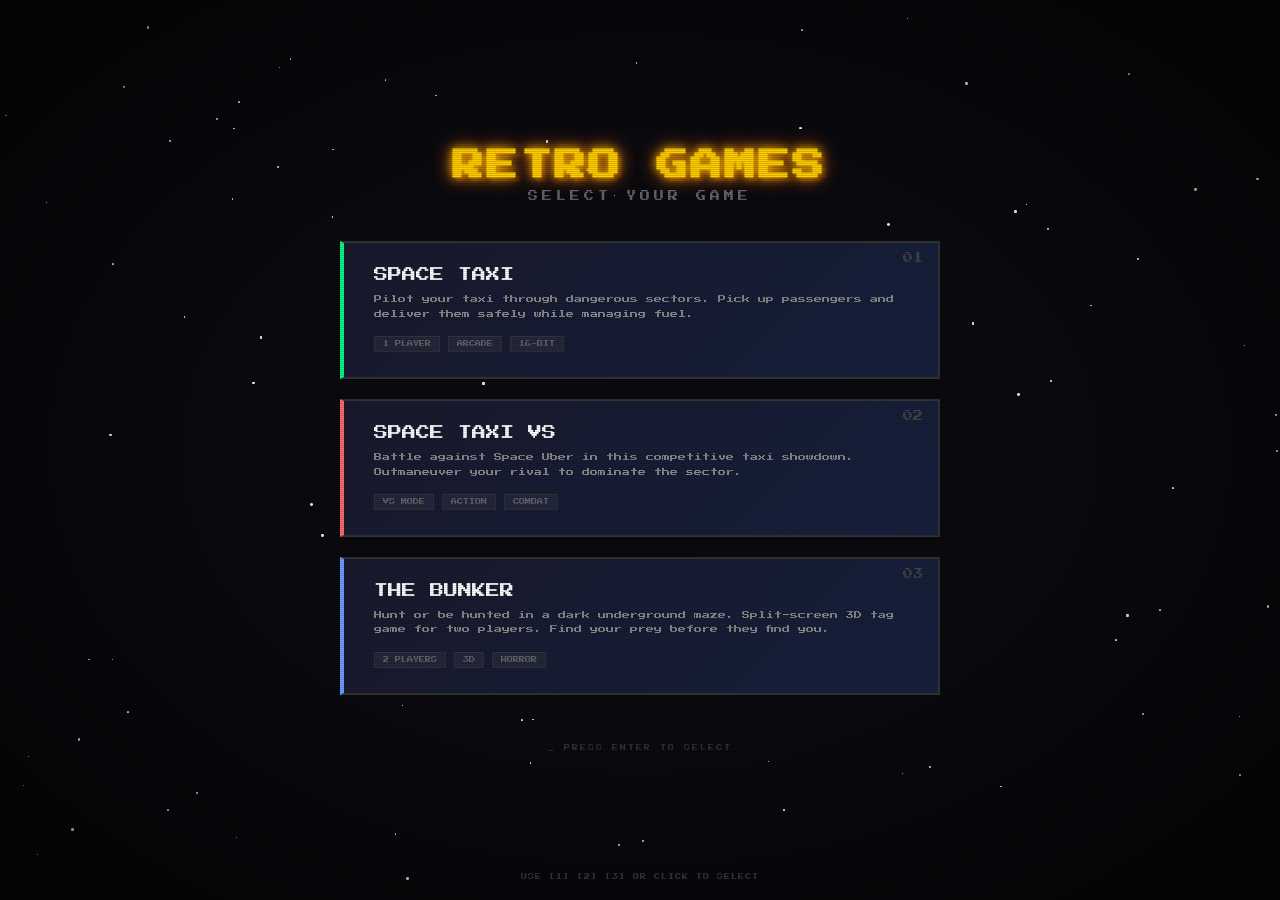
<file: index.html>
<!DOCTYPE html>
<html lang="en">
<head>
    <meta charset="UTF-8">
    <meta name="viewport" content="width=device-width, initial-scale=1.0">
    <title>Retro Games Collection</title>
    <link href="https://fonts.googleapis.com/css2?family=Press+Start+2P&display=swap" rel="stylesheet">
    <style>
        * {
            margin: 0;
            padding: 0;
            box-sizing: border-box;
        }

        body {
            background: #0a0a0f;
            min-height: 100vh;
            display: flex;
            flex-direction: column;
            align-items: center;
            justify-content: center;
            font-family: 'Press Start 2P', monospace;
            color: #fff;
            overflow: hidden;
        }

        /* Scanline effect */
        body::before {
            content: '';
            position: fixed;
            top: 0;
            left: 0;
            width: 100%;
            height: 100%;
            background: repeating-linear-gradient(
                0deg,
                rgba(0, 0, 0, 0.15),
                rgba(0, 0, 0, 0.15) 1px,
                transparent 1px,
                transparent 2px
            );
            pointer-events: none;
            z-index: 1000;
        }

        /* CRT vignette */
        body::after {
            content: '';
            position: fixed;
            top: 0;
            left: 0;
            width: 100%;
            height: 100%;
            background: radial-gradient(ellipse at center, transparent 50%, rgba(0, 0, 0, 0.6) 100%);
            pointer-events: none;
            z-index: 999;
        }

        /* Animated starfield background */
        .starfield {
            position: fixed;
            top: 0;
            left: 0;
            width: 100%;
            height: 100%;
            z-index: -1;
        }

        .star {
            position: absolute;
            background: #fff;
            border-radius: 50%;
            animation: twinkle 3s infinite;
        }

        @keyframes twinkle {
            0%, 100% { opacity: 0.3; }
            50% { opacity: 1; }
        }

        .container {
            text-align: center;
            z-index: 1;
            padding: 20px;
        }

        h1 {
            font-size: clamp(16px, 4vw, 32px);
            color: #ffcc00;
            text-shadow:
                0 0 10px #ffcc00,
                0 0 20px #ff6600,
                4px 4px 0 #331100;
            margin-bottom: 10px;
            letter-spacing: 2px;
            animation: glow 2s ease-in-out infinite alternate;
        }

        @keyframes glow {
            from { text-shadow: 0 0 10px #ffcc00, 0 0 20px #ff6600, 4px 4px 0 #331100; }
            to { text-shadow: 0 0 20px #ffcc00, 0 0 40px #ff6600, 4px 4px 0 #331100; }
        }

        .subtitle {
            font-size: clamp(6px, 1.5vw, 10px);
            color: #666;
            margin-bottom: 40px;
            letter-spacing: 4px;
        }

        .games-grid {
            display: flex;
            flex-direction: column;
            gap: 20px;
            max-width: 600px;
            width: 100%;
        }

        .game-card {
            background: linear-gradient(135deg, #1a1a2e 0%, #16213e 100%);
            border: 2px solid #333;
            padding: 25px 30px;
            cursor: pointer;
            transition: all 0.2s ease;
            position: relative;
            overflow: hidden;
            text-decoration: none;
            display: block;
        }

        .game-card::before {
            content: '';
            position: absolute;
            top: 0;
            left: -100%;
            width: 100%;
            height: 100%;
            background: linear-gradient(90deg, transparent, rgba(255,255,255,0.1), transparent);
            transition: left 0.5s ease;
        }

        .game-card:hover::before {
            left: 100%;
        }

        .game-card:hover {
            border-color: #ffcc00;
            transform: scale(1.02);
            box-shadow:
                0 0 20px rgba(255, 204, 0, 0.3),
                inset 0 0 30px rgba(255, 204, 0, 0.05);
        }

        .game-card:hover .game-title {
            color: #ffcc00;
        }

        .game-card.space-taxi { border-left: 4px solid #00ff88; }
        .game-card.space-taxi-vs { border-left: 4px solid #ff6b6b; }
        .game-card.bunker { border-left: 4px solid #6b9fff; }

        .game-card.space-taxi:hover { border-color: #00ff88; box-shadow: 0 0 20px rgba(0, 255, 136, 0.3), inset 0 0 30px rgba(0, 255, 136, 0.05); }
        .game-card.space-taxi-vs:hover { border-color: #ff6b6b; box-shadow: 0 0 20px rgba(255, 107, 107, 0.3), inset 0 0 30px rgba(255, 107, 107, 0.05); }
        .game-card.bunker:hover { border-color: #6b9fff; box-shadow: 0 0 20px rgba(107, 159, 255, 0.3), inset 0 0 30px rgba(107, 159, 255, 0.05); }

        .game-card.space-taxi:hover .game-title { color: #00ff88; }
        .game-card.space-taxi-vs:hover .game-title { color: #ff6b6b; }
        .game-card.bunker:hover .game-title { color: #6b9fff; }

        .game-number {
            position: absolute;
            top: 10px;
            right: 15px;
            font-size: 10px;
            color: #444;
        }

        .game-title {
            font-size: clamp(10px, 2.5vw, 14px);
            color: #fff;
            margin-bottom: 10px;
            transition: color 0.2s ease;
            text-align: left;
        }

        .game-desc {
            font-size: clamp(6px, 1.2vw, 8px);
            color: #888;
            line-height: 1.8;
            text-align: left;
        }

        .game-tags {
            display: flex;
            gap: 8px;
            margin-top: 15px;
            flex-wrap: wrap;
        }

        .tag {
            font-size: 6px;
            padding: 4px 8px;
            background: rgba(255,255,255,0.05);
            border: 1px solid #333;
            color: #666;
        }

        .footer {
            margin-top: 50px;
            font-size: 6px;
            color: #333;
            letter-spacing: 2px;
        }

        /* Keyboard navigation hint */
        .nav-hint {
            position: fixed;
            bottom: 20px;
            font-size: 6px;
            color: #444;
            letter-spacing: 1px;
        }

        .blink {
            animation: blink 1s step-end infinite;
        }

        @keyframes blink {
            50% { opacity: 0; }
        }

        /* Focus styles for keyboard nav */
        .game-card:focus {
            outline: none;
            border-color: #ffcc00;
            box-shadow: 0 0 20px rgba(255, 204, 0, 0.5);
        }

        @media (max-width: 480px) {
            .game-card {
                padding: 20px;
            }
            .games-grid {
                gap: 15px;
            }
        }
    </style>
</head>
<body>
    <div class="starfield" id="starfield"></div>

    <div class="container">
        <h1>RETRO GAMES</h1>
        <p class="subtitle">SELECT YOUR GAME</p>

        <div class="games-grid">
            <a href="space-taxi/index.html" class="game-card space-taxi" tabindex="1">
                <span class="game-number">01</span>
                <div class="game-title">SPACE TAXI</div>
                <div class="game-desc">
                    Pilot your taxi through dangerous sectors. Pick up passengers and deliver them safely while managing fuel.
                </div>
                <div class="game-tags">
                    <span class="tag">1 PLAYER</span>
                    <span class="tag">ARCADE</span>
                    <span class="tag">16-BIT</span>
                </div>
            </a>

            <a href="space-taxi-vs/index.html" class="game-card space-taxi-vs" tabindex="2">
                <span class="game-number">02</span>
                <div class="game-title">SPACE TAXI VS</div>
                <div class="game-desc">
                    Battle against Space Uber in this competitive taxi showdown. Outmaneuver your rival to dominate the sector.
                </div>
                <div class="game-tags">
                    <span class="tag">VS MODE</span>
                    <span class="tag">ACTION</span>
                    <span class="tag">COMBAT</span>
                </div>
            </a>

            <a href="The Bunker/index.html" class="game-card bunker" tabindex="3">
                <span class="game-number">03</span>
                <div class="game-title">THE BUNKER</div>
                <div class="game-desc">
                    Hunt or be hunted in a dark underground maze. Split-screen 3D tag game for two players. Find your prey before they find you.
                </div>
                <div class="game-tags">
                    <span class="tag">2 PLAYERS</span>
                    <span class="tag">3D</span>
                    <span class="tag">HORROR</span>
                </div>
            </a>
        </div>

        <div class="footer">
            <span class="blink">_</span> PRESS ENTER TO SELECT
        </div>
    </div>

    <div class="nav-hint">
        USE [1] [2] [3] OR CLICK TO SELECT
    </div>

    <script>
        // Generate starfield
        const starfield = document.getElementById('starfield');
        for (let i = 0; i < 100; i++) {
            const star = document.createElement('div');
            star.className = 'star';
            star.style.left = Math.random() * 100 + '%';
            star.style.top = Math.random() * 100 + '%';
            star.style.width = star.style.height = (Math.random() * 2 + 1) + 'px';
            star.style.animationDelay = Math.random() * 3 + 's';
            star.style.animationDuration = (Math.random() * 2 + 2) + 's';
            starfield.appendChild(star);
        }

        // Keyboard navigation
        document.addEventListener('keydown', (e) => {
            const cards = document.querySelectorAll('.game-card');
            if (e.key === '1') cards[0].click();
            if (e.key === '2') cards[1].click();
            if (e.key === '3') cards[2].click();
        });
    </script>
</body>
</html>
</file>
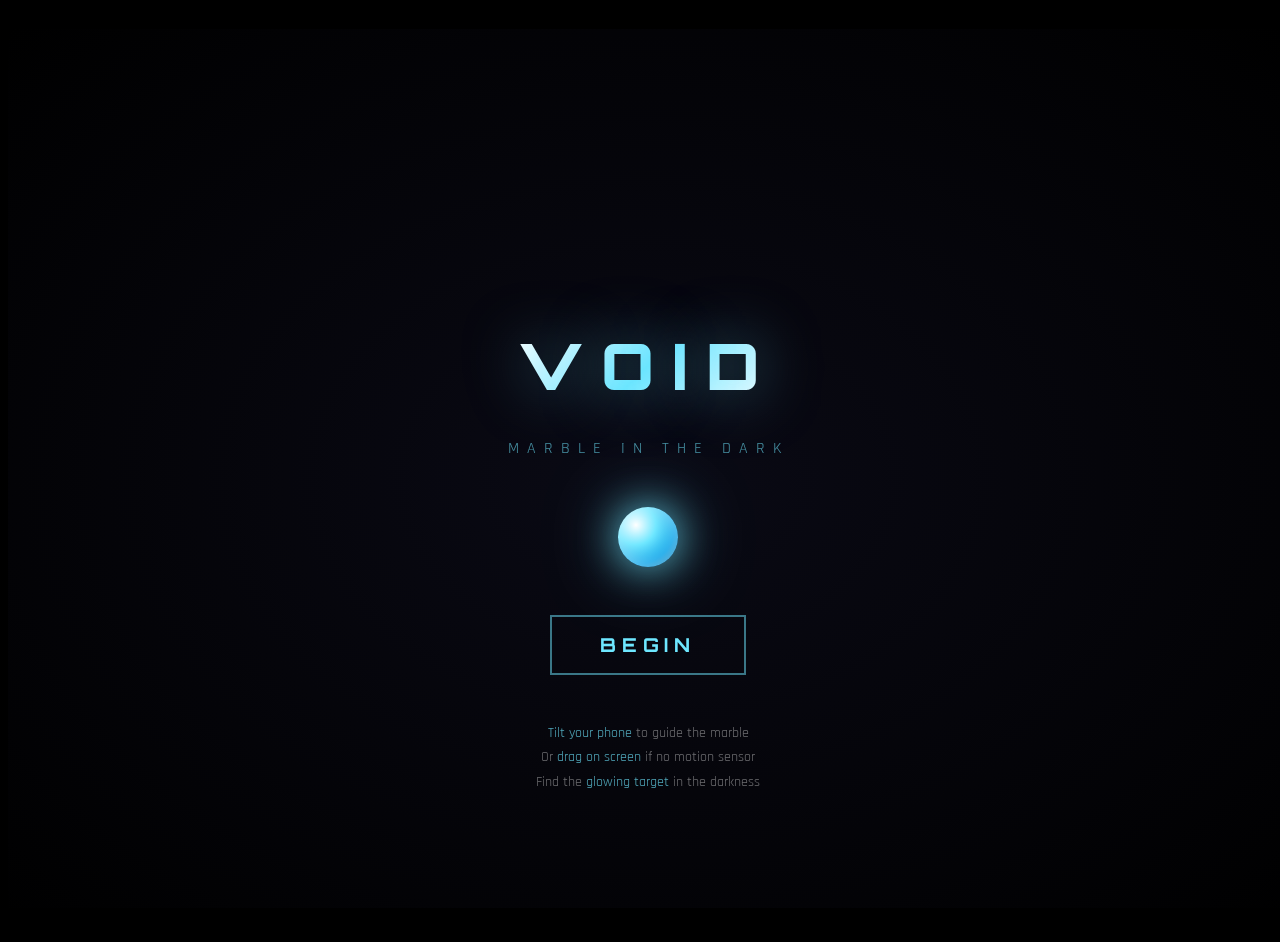
<file: marble-void/index.html>
<!DOCTYPE html>

<html lang="en">
<head>
    <meta charset="UTF-8">
    <meta name="viewport" content="width=device-width, initial-scale=1.0, user-scalable=no, maximum-scale=1.0">
    <meta name="apple-mobile-web-app-capable" content="yes">
    <meta name="mobile-web-app-capable" content="yes">
    <title>VOID MARBLE</title>
    <style>
        @import url('https://fonts.googleapis.com/css2?family=Orbitron:wght@400;700;900&family=Rajdhani:wght@300;500&display=swap');

```
    * {
        margin: 0;
        padding: 0;
        box-sizing: border-box;
        touch-action: none;
        -webkit-touch-callout: none;
        -webkit-user-select: none;
        user-select: none;
    }
    
    html, body {
        width: 100%;
        height: 100%;
        overflow: hidden;
        background: #000;
        font-family: 'Rajdhani', sans-serif;
    }
    
    #game-container {
        width: 100%;
        height: 100%;
        position: relative;
        background: #000;
    }
    
    #game-canvas {
        width: 100%;
        height: 100%;
        display: block;
    }
    
    /* Start Screen */
    #start-screen {
        position: absolute;
        top: 0;
        left: 0;
        width: 100%;
        height: 100%;
        background: radial-gradient(ellipse at center, #0a0a15 0%, #000 100%);
        display: flex;
        flex-direction: column;
        align-items: center;
        justify-content: center;
        z-index: 100;
        transition: opacity 0.8s ease, visibility 0.8s;
    }
    
    #start-screen.hidden {
        opacity: 0;
        visibility: hidden;
        pointer-events: none;
    }
    
    .title {
        font-family: 'Orbitron', monospace;
        font-size: clamp(2.5rem, 12vw, 4rem);
        font-weight: 900;
        letter-spacing: 0.3em;
        color: transparent;
        background: linear-gradient(135deg, #fff 0%, #6ee7ff 50%, #fff 100%);
        -webkit-background-clip: text;
        background-clip: text;
        text-shadow: 0 0 60px rgba(110, 231, 255, 0.5);
        margin-bottom: 1rem;
        animation: pulse-glow 3s ease-in-out infinite;
    }
    
    @keyframes pulse-glow {
        0%, 100% { filter: brightness(1); }
        50% { filter: brightness(1.3); }
    }
    
    .subtitle {
        font-size: clamp(0.8rem, 3vw, 1rem);
        color: rgba(110, 231, 255, 0.6);
        letter-spacing: 0.5em;
        text-transform: uppercase;
        margin-bottom: 3rem;
    }
    
    .marble-preview {
        width: 60px;
        height: 60px;
        border-radius: 50%;
        background: radial-gradient(circle at 30% 30%, #fff, #6ee7ff, #0ea5e9, #0369a1);
        box-shadow: 
            0 0 40px rgba(110, 231, 255, 0.8),
            0 0 80px rgba(110, 231, 255, 0.4),
            inset 0 0 20px rgba(255, 255, 255, 0.5);
        margin-bottom: 3rem;
        animation: float 3s ease-in-out infinite;
    }
    
    @keyframes float {
        0%, 100% { transform: translateY(0); }
        50% { transform: translateY(-15px); }
    }
    
    .start-btn {
        font-family: 'Orbitron', monospace;
        font-size: 1.2rem;
        font-weight: 700;
        padding: 1rem 3rem;
        background: transparent;
        border: 2px solid rgba(110, 231, 255, 0.5);
        color: #6ee7ff;
        letter-spacing: 0.3em;
        cursor: pointer;
        transition: all 0.3s ease;
        position: relative;
        overflow: hidden;
    }
    
    .start-btn::before {
        content: '';
        position: absolute;
        top: 0;
        left: -100%;
        width: 100%;
        height: 100%;
        background: linear-gradient(90deg, transparent, rgba(110, 231, 255, 0.2), transparent);
        transition: left 0.5s ease;
    }
    
    .start-btn:hover::before,
    .start-btn:active::before {
        left: 100%;
    }
    
    .start-btn:active {
        background: rgba(110, 231, 255, 0.1);
        transform: scale(0.98);
    }
    
    .instructions {
        position: absolute;
        bottom: 15%;
        text-align: center;
        color: rgba(255, 255, 255, 0.4);
        font-size: 0.85rem;
        line-height: 1.8;
        padding: 0 2rem;
    }
    
    .instructions span {
        color: rgba(110, 231, 255, 0.7);
    }
    
    /* HUD */
    #hud {
        position: absolute;
        top: 0;
        left: 0;
        width: 100%;
        padding: 1.5rem;
        display: flex;
        justify-content: space-between;
        align-items: flex-start;
        pointer-events: none;
        z-index: 50;
        opacity: 0;
        transition: opacity 0.5s ease;
    }
    
    #hud.visible {
        opacity: 1;
    }
    
    .hud-item {
        font-family: 'Orbitron', monospace;
        color: rgba(110, 231, 255, 0.8);
        text-shadow: 0 0 10px rgba(110, 231, 255, 0.5);
    }
    
    .level-display {
        font-size: 0.7rem;
        letter-spacing: 0.3em;
    }
    
    .level-num {
        font-size: 1.5rem;
        font-weight: 900;
    }
    
    .timer {
        font-size: 1.2rem;
        font-weight: 700;
        letter-spacing: 0.1em;
    }
    
    /* Win Screen */
    #win-screen {
        position: absolute;
        top: 0;
        left: 0;
        width: 100%;
        height: 100%;
        background: radial-gradient(ellipse at center, rgba(16, 185, 129, 0.1) 0%, rgba(0, 0, 0, 0.95) 100%);
        display: flex;
        flex-direction: column;
        align-items: center;
        justify-content: center;
        z-index: 100;
        opacity: 0;
        visibility: hidden;
        transition: opacity 0.5s ease, visibility 0.5s;
    }
    
    #win-screen.visible {
        opacity: 1;
        visibility: visible;
    }
    
    .win-title {
        font-family: 'Orbitron', monospace;
        font-size: clamp(1.5rem, 8vw, 2.5rem);
        font-weight: 900;
        color: #10b981;
        letter-spacing: 0.2em;
        text-shadow: 0 0 40px rgba(16, 185, 129, 0.8);
        margin-bottom: 1rem;
        animation: win-pulse 1s ease-in-out infinite;
    }
    
    @keyframes win-pulse {
        0%, 100% { transform: scale(1); }
        50% { transform: scale(1.05); }
    }
    
    .win-time {
        font-family: 'Orbitron', monospace;
        font-size: 1rem;
        color: rgba(16, 185, 129, 0.7);
        letter-spacing: 0.3em;
        margin-bottom: 2rem;
    }
    
    .next-btn {
        font-family: 'Orbitron', monospace;
        font-size: 1rem;
        font-weight: 700;
        padding: 1rem 2.5rem;
        background: transparent;
        border: 2px solid rgba(16, 185, 129, 0.5);
        color: #10b981;
        letter-spacing: 0.2em;
        cursor: pointer;
        pointer-events: auto;
        transition: all 0.3s ease;
    }
    
    .next-btn:active {
        background: rgba(16, 185, 129, 0.1);
        transform: scale(0.98);
    }
    
    /* Permission denied */
    #permission-error {
        position: absolute;
        top: 50%;
        left: 50%;
        transform: translate(-50%, -50%);
        text-align: center;
        color: #ff6b6b;
        font-size: 1rem;
        padding: 2rem;
        display: none;
        z-index: 200;
    }
    
    #permission-error.visible {
        display: block;
    }
    
    /* Reveal flash effect */
    .reveal-flash {
        position: absolute;
        top: 0;
        left: 0;
        width: 100%;
        height: 100%;
        background: radial-gradient(circle at var(--x, 50%) var(--y, 50%), rgba(110, 231, 255, 0.3) 0%, transparent 50%);
        pointer-events: none;
        opacity: 0;
        z-index: 40;
    }
    
    /* Wall collision indicator */
    #collision-indicator {
        position: absolute;
        top: 0;
        left: 0;
        width: 100%;
        height: 100%;
        pointer-events: none;
        z-index: 30;
        opacity: 0;
        transition: opacity 0.1s ease;
    }
    
    #collision-indicator.active {
        opacity: 1;
    }
</style>
```

</head>
<body>
    <div id="game-container">
        <canvas id="game-canvas"></canvas>

```
    <div id="hud">
        <div class="hud-item level-display">
            LEVEL<br>
            <span class="level-num" id="level-num">1</span>
        </div>
        <div class="hud-item timer" id="timer">00:00</div>
    </div>
    
    <div id="start-screen">
        <h1 class="title">VOID</h1>
        <p class="subtitle">Marble in the Dark</p>
        <div class="marble-preview"></div>
        <button class="start-btn" id="start-btn">BEGIN</button>
        <div class="instructions">
            <span>Tilt your phone</span> to guide the marble<br>
            Or <span>drag on screen</span> if no motion sensor<br>
            Find the <span>glowing target</span> in the darkness
        </div>
    </div>
    
    <div id="win-screen">
        <h2 class="win-title">VOID CLEARED</h2>
        <p class="win-time" id="win-time">TIME: 00:00</p>
        <button class="next-btn" id="next-btn">NEXT LEVEL</button>
    </div>
    
    <div id="permission-error">
        <p>Motion sensors required!<br><br>Please allow motion access<br>and reload the page.</p>
    </div>
    
    <div class="reveal-flash" id="reveal-flash"></div>
    <canvas id="collision-indicator"></canvas>
</div>

<script>
    // Game Configuration
    const CONFIG = {
        marbleRadius: 12,
        targetRadius: 18,
        wallThickness: 8,
        sensitivity: 0.35,
        friction: 0.96,
        maxSpeed: 8,
        collisionRevealRadius: 80,
        collisionRevealDuration: 150,
        targetPulseSpeed: 0.003,
    };
    
    // Game State
    const state = {
        level: 1,
        playing: false,
        startTime: 0,
        marble: { x: 0, y: 0, vx: 0, vy: 0 },
        target: { x: 0, y: 0 },
        walls: [],
        tilt: { x: 0, y: 0 },
        lastCollision: 0,
        won: false,
    };
    
    // DOM Elements
    const canvas = document.getElementById('game-canvas');
    const ctx = canvas.getContext('2d');
    const collisionCanvas = document.getElementById('collision-indicator');
    const collisionCtx = collisionCanvas.getContext('2d');
    const startScreen = document.getElementById('start-screen');
    const winScreen = document.getElementById('win-screen');
    const hud = document.getElementById('hud');
    const levelNum = document.getElementById('level-num');
    const timerDisplay = document.getElementById('timer');
    const winTime = document.getElementById('win-time');
    const startBtn = document.getElementById('start-btn');
    const nextBtn = document.getElementById('next-btn');
    const permissionError = document.getElementById('permission-error');
    const revealFlash = document.getElementById('reveal-flash');
    
    // Resize handling
    function resize() {
        const dpr = window.devicePixelRatio || 1;
        canvas.width = window.innerWidth * dpr;
        canvas.height = window.innerHeight * dpr;
        canvas.style.width = window.innerWidth + 'px';
        canvas.style.height = window.innerHeight + 'px';
        ctx.scale(dpr, dpr);
        
        collisionCanvas.width = window.innerWidth * dpr;
        collisionCanvas.height = window.innerHeight * dpr;
        collisionCanvas.style.width = window.innerWidth + 'px';
        collisionCanvas.style.height = window.innerHeight + 'px';
        collisionCtx.scale(dpr, dpr);
    }
    
    window.addEventListener('resize', resize);
    resize();
    
    // Maze Generation
    function generateMaze(level) {
        const w = window.innerWidth;
        const h = window.innerHeight;
        const walls = [];
        const padding = 30;
        const cellSize = Math.min(w, h) / (4 + Math.floor(level / 2));
        
        // Outer walls
        walls.push({ x1: padding, y1: padding, x2: w - padding, y2: padding });
        walls.push({ x1: w - padding, y1: padding, x2: w - padding, y2: h - padding });
        walls.push({ x1: w - padding, y1: h - padding, x2: padding, y2: h - padding });
        walls.push({ x1: padding, y1: h - padding, x2: padding, y2: padding });
        
        // Generate maze using recursive division
        const maze = generateRecursiveMaze(
            padding + cellSize,
            padding + cellSize,
            w - padding * 2 - cellSize * 2,
            h - padding * 2 - cellSize * 2,
            Math.min(3 + level, 6),
            level
        );
        
        walls.push(...maze);
        
        // Add some random obstacles based on level
        const obstacleCount = Math.min(level * 2, 12);
        for (let i = 0; i < obstacleCount; i++) {
            const length = 30 + Math.random() * 60;
            const x = padding + cellSize + Math.random() * (w - padding * 2 - cellSize * 2 - length);
            const y = padding + cellSize + Math.random() * (h - padding * 2 - cellSize * 2 - length);
            
            if (Math.random() > 0.5) {
                walls.push({ x1: x, y1: y, x2: x + length, y2: y });
            } else {
                walls.push({ x1: x, y1: y, x2: x, y2: y + length });
            }
        }
        
        return walls;
    }
    
    function generateRecursiveMaze(x, y, width, height, depth, level) {
        const walls = [];
        if (depth <= 0 || width < 60 || height < 60) return walls;
        
        const horizontal = height > width;
        
        if (horizontal) {
            const splitY = y + 40 + Math.random() * (height - 80);
            const gapStart = x + Math.random() * (width - 60);
            const gapEnd = gapStart + 50 + Math.random() * 30;
            
            if (gapStart > x) {
                walls.push({ x1: x, y1: splitY, x2: gapStart, y2: splitY });
            }
            if (gapEnd < x + width) {
                walls.push({ x1: gapEnd, y1: splitY, x2: x + width, y2: splitY });
            }
            
            walls.push(...generateRecursiveMaze(x, y, width, splitY - y, depth - 1, level));
            walls.push(...generateRecursiveMaze(x, splitY, width, height - (splitY - y), depth - 1, level));
        } else {
            const splitX = x + 40 + Math.random() * (width - 80);
            const gapStart = y + Math.random() * (height - 60);
            const gapEnd = gapStart + 50 + Math.random() * 30;
            
            if (gapStart > y) {
                walls.push({ x1: splitX, y1: y, x2: splitX, y2: gapStart });
            }
            if (gapEnd < y + height) {
                walls.push({ x1: splitX, y1: gapEnd, x2: splitX, y2: y + height });
            }
            
            walls.push(...generateRecursiveMaze(x, y, splitX - x, height, depth - 1, level));
            walls.push(...generateRecursiveMaze(splitX, y, width - (splitX - x), height, depth - 1, level));
        }
        
        return walls;
    }
    
    // Initialize level
    function initLevel(level) {
        const w = window.innerWidth;
        const h = window.innerHeight;
        const padding = 60;
        
        state.walls = generateMaze(level);
        
        // Place marble in a corner area
        state.marble = {
            x: padding + 30,
            y: padding + 30,
            vx: 0,
            vy: 0
        };
        
        // Place target in opposite area
        state.target = {
            x: w - padding - 30,
            y: h - padding - 30
        };
        
        state.won = false;
        state.startTime = Date.now();
        levelNum.textContent = level;
    }
    
    // Collision detection
    function pointToSegmentDistance(px, py, x1, y1, x2, y2) {
        const dx = x2 - x1;
        const dy = y2 - y1;
        const lengthSq = dx * dx + dy * dy;
        
        let t = 0;
        if (lengthSq > 0) {
            t = Math.max(0, Math.min(1, ((px - x1) * dx + (py - y1) * dy) / lengthSq));
        }
        
        const nearestX = x1 + t * dx;
        const nearestY = y1 + t * dy;
        
        return {
            distance: Math.sqrt((px - nearestX) ** 2 + (py - nearestY) ** 2),
            nearestX,
            nearestY,
            normalX: px - nearestX,
            normalY: py - nearestY
        };
    }
    
    function checkCollisions() {
        const { marble, walls } = state;
        let collided = false;
        let collisionPoint = null;
        
        for (const wall of walls) {
            const result = pointToSegmentDistance(
                marble.x, marble.y,
                wall.x1, wall.y1, wall.x2, wall.y2
            );
            
            const minDist = CONFIG.marbleRadius + CONFIG.wallThickness / 2;
            
            if (result.distance < minDist) {
                collided = true;
                collisionPoint = { x: result.nearestX, y: result.nearestY };
                
                // Push marble out
                const overlap = minDist - result.distance;
                const len = Math.sqrt(result.normalX ** 2 + result.normalY ** 2);
                if (len > 0) {
                    marble.x += (result.normalX / len) * overlap;
                    marble.y += (result.normalY / len) * overlap;
                    
                    // Reflect velocity
                    const nx = result.normalX / len;
                    const ny = result.normalY / len;
                    const dot = marble.vx * nx + marble.vy * ny;
                    marble.vx -= 1.5 * dot * nx;
                    marble.vy -= 1.5 * dot * ny;
                    
                    // Dampen on collision
                    marble.vx *= 0.5;
                    marble.vy *= 0.5;
                }
            }
        }
        
        if (collided && collisionPoint) {
            triggerCollisionReveal(collisionPoint);
            triggerHaptic();
        }
        
        return collided;
    }
    
    function triggerCollisionReveal(point) {
        const now = Date.now();
        if (now - state.lastCollision < 50) return;
        state.lastCollision = now;
        
        // Draw reveal on collision canvas
        collisionCtx.clearRect(0, 0, window.innerWidth, window.innerHeight);
        
        const gradient = collisionCtx.createRadialGradient(
            point.x, point.y, 0,
            point.x, point.y, CONFIG.collisionRevealRadius
        );
        gradient.addColorStop(0, 'rgba(255, 100, 100, 0.4)');
        gradient.addColorStop(0.5, 'rgba(255, 50, 50, 0.2)');
        gradient.addColorStop(1, 'transparent');
        
        collisionCtx.fillStyle = gradient;
        collisionCtx.fillRect(0, 0, window.innerWidth, window.innerHeight);
        
        // Draw nearby walls
        collisionCtx.strokeStyle = 'rgba(255, 100, 100, 0.6)';
        collisionCtx.lineWidth = CONFIG.wallThickness;
        collisionCtx.lineCap = 'round';
        
        for (const wall of state.walls) {
            const dist = Math.min(
                pointToSegmentDistance(point.x, point.y, wall.x1, wall.y1, wall.x2, wall.y2).distance,
                CONFIG.collisionRevealRadius * 1.5
            );
            
            if (dist < CONFIG.collisionRevealRadius * 1.5) {
                const alpha = 1 - (dist / (CONFIG.collisionRevealRadius * 1.5));
                collisionCtx.strokeStyle = `rgba(255, 100, 100, )`;
                collisionCtx.beginPath();
                collisionCtx.moveTo(wall.x1, wall.y1);
                collisionCtx.lineTo(wall.x2, wall.y2);
                collisionCtx.stroke();
            }
        }
        
        collisionCanvas.classList.add('active');
        
        setTimeout(() => {
            collisionCanvas.classList.remove('active');
            collisionCtx.clearRect(0, 0, window.innerWidth, window.innerHeight);
        }, CONFIG.collisionRevealDuration);
    }
    
    function triggerHaptic() {
        if (navigator.vibrate) {
            navigator.vibrate(30);
        }
    }
    
    // Check win condition
    function checkWin() {
        const { marble, target } = state;
        const dist = Math.sqrt(
            (marble.x - target.x) ** 2 + (marble.y - target.y) ** 2
        );
        
        return dist < CONFIG.marbleRadius + CONFIG.targetRadius;
    }
    
    // Physics update
    function updatePhysics() {
        if (!state.playing || state.won) return;
        
        const { marble, tilt } = state;
        
        // Apply tilt as acceleration
        marble.vx += tilt.x * CONFIG.sensitivity;
        marble.vy += tilt.y * CONFIG.sensitivity;
        
        // Apply friction
        marble.vx *= CONFIG.friction;
        marble.vy *= CONFIG.friction;
        
        // Clamp speed
        const speed = Math.sqrt(marble.vx ** 2 + marble.vy ** 2);
        if (speed > CONFIG.maxSpeed) {
            marble.vx = (marble.vx / speed) * CONFIG.maxSpeed;
            marble.vy = (marble.vy / speed) * CONFIG.maxSpeed;
        }
        
        // Update position
        marble.x += marble.vx;
        marble.y += marble.vy;
        
        // Check collisions
        checkCollisions();
        
        // Check win
        if (checkWin()) {
            state.won = true;
            showWin();
        }
    }
    
    // Render
    function render(time) {
        ctx.clearRect(0, 0, window.innerWidth, window.innerHeight);
        
        // Pure black background
        ctx.fillStyle = '#000';
        ctx.fillRect(0, 0, window.innerWidth, window.innerHeight);
        
        if (!state.playing) return;
        
        const { marble, target } = state;
        
        // Draw target (pulsing glow)
        const pulse = 0.7 + 0.3 * Math.sin(time * CONFIG.targetPulseSpeed);
        const targetGradient = ctx.createRadialGradient(
            target.x, target.y, 0,
            target.x, target.y, CONFIG.targetRadius * 3 * pulse
        );
        targetGradient.addColorStop(0, 'rgba(16, 185, 129, 0.9)');
        targetGradient.addColorStop(0.3, 'rgba(16, 185, 129, 0.4)');
        targetGradient.addColorStop(0.7, 'rgba(16, 185, 129, 0.1)');
        targetGradient.addColorStop(1, 'transparent');
        
        ctx.beginPath();
        ctx.arc(target.x, target.y, CONFIG.targetRadius * 3 * pulse, 0, Math.PI * 2);
        ctx.fillStyle = targetGradient;
        ctx.fill();
        
        // Target core
        ctx.beginPath();
        ctx.arc(target.x, target.y, CONFIG.targetRadius, 0, Math.PI * 2);
        const targetCore = ctx.createRadialGradient(
            target.x - 5, target.y - 5, 0,
            target.x, target.y, CONFIG.targetRadius
        );
        targetCore.addColorStop(0, '#6ee7b7');
        targetCore.addColorStop(0.5, '#10b981');
        targetCore.addColorStop(1, '#047857');
        ctx.fillStyle = targetCore;
        ctx.fill();
        
        // Draw marble
        // Outer glow
        const marbleGlow = ctx.createRadialGradient(
            marble.x, marble.y, CONFIG.marbleRadius * 0.5,
            marble.x, marble.y, CONFIG.marbleRadius * 4
        );
        marbleGlow.addColorStop(0, 'rgba(110, 231, 255, 0.6)');
        marbleGlow.addColorStop(0.5, 'rgba(110, 231, 255, 0.2)');
        marbleGlow.addColorStop(1, 'transparent');
        
        ctx.beginPath();
        ctx.arc(marble.x, marble.y, CONFIG.marbleRadius * 4, 0, Math.PI * 2);
        ctx.fillStyle = marbleGlow;
        ctx.fill();
        
        // Marble body
        const marbleGradient = ctx.createRadialGradient(
            marble.x - CONFIG.marbleRadius * 0.3,
            marble.y - CONFIG.marbleRadius * 0.3,
            0,
            marble.x, marble.y, CONFIG.marbleRadius
        );
        marbleGradient.addColorStop(0, '#ffffff');
        marbleGradient.addColorStop(0.3, '#6ee7ff');
        marbleGradient.addColorStop(0.7, '#0ea5e9');
        marbleGradient.addColorStop(1, '#0369a1');
        
        ctx.beginPath();
        ctx.arc(marble.x, marble.y, CONFIG.marbleRadius, 0, Math.PI * 2);
        ctx.fillStyle = marbleGradient;
        ctx.fill();
        
        // Highlight
        ctx.beginPath();
        ctx.arc(
            marble.x - CONFIG.marbleRadius * 0.3,
            marble.y - CONFIG.marbleRadius * 0.3,
            CONFIG.marbleRadius * 0.3,
            0, Math.PI * 2
        );
        ctx.fillStyle = 'rgba(255, 255, 255, 0.7)';
        ctx.fill();
    }
    
    // Timer update
    function updateTimer() {
        if (!state.playing || state.won) return;
        
        const elapsed = Date.now() - state.startTime;
        const seconds = Math.floor(elapsed / 1000);
        const minutes = Math.floor(seconds / 60);
        const secs = seconds % 60;
        
        timerDisplay.textContent = 
            String(minutes).padStart(2, '0') + ':' + 
            String(secs).padStart(2, '0');
    }
    
    // Show win
    function showWin() {
        const elapsed = Date.now() - state.startTime;
        const seconds = Math.floor(elapsed / 1000);
        const minutes = Math.floor(seconds / 60);
        const secs = seconds % 60;
        
        winTime.textContent = 'TIME: ' + 
            String(minutes).padStart(2, '0') + ':' + 
            String(secs).padStart(2, '0');
        
        winScreen.classList.add('visible');
        
        // Celebration haptic
        if (navigator.vibrate) {
            navigator.vibrate([50, 50, 50, 50, 100]);
        }
    }
    
    // Motion handling
    function handleMotion(event) {
        const { accelerationIncludingGravity } = event;
        if (!accelerationIncludingGravity) return;
        
        // Get tilt values (negative because we want marble to roll "downhill")
        // Swap and adjust based on orientation
        let x = accelerationIncludingGravity.x || 0;
        let y = accelerationIncludingGravity.y || 0;
        
        // Adjust for portrait orientation
        state.tilt.x = -x;
        state.tilt.y = y;
    }
    
    // Request permission for iOS (non-blocking)
    async function requestMotionPermission() {
        if (typeof DeviceMotionEvent !== 'undefined' && 
            typeof DeviceMotionEvent.requestPermission === 'function') {
            try {
                const permission = await DeviceMotionEvent.requestPermission();
                if (permission === 'granted') {
                    window.addEventListener('devicemotion', handleMotion);
                    console.log('Motion permission granted');
                    return true;
                } else {
                    console.log('Motion permission denied - using touch controls');
                    return false;
                }
            } catch (e) {
                console.log('Motion permission error - using touch controls', e);
                return false;
            }
        } else if (typeof DeviceMotionEvent !== 'undefined') {
            // Non-iOS browsers - just add listener
            window.addEventListener('devicemotion', handleMotion);
            console.log('Motion events enabled (no permission needed)');
            return true;
        } else {
            console.log('No motion support - using touch controls');
            return false;
        }
    }
    
    // Start game
    async function startGame() {
        console.log('Starting game...');
        
        // Try to get motion permission but don't block on it
        requestMotionPermission();
        
        startScreen.classList.add('hidden');
        hud.classList.add('visible');
        
        initLevel(state.level);
        state.playing = true;
        console.log('Game started!');
    }
    
    // Next level
    function nextLevel() {
        winScreen.classList.remove('visible');
        state.level++;
        initLevel(state.level);
        state.playing = true;
    }
    
    // Game loop
    function gameLoop(time) {
        updatePhysics();
        updateTimer();
        render(time);
        requestAnimationFrame(gameLoop);
    }
    
    // Touch controls fallback
    let touchStartX = 0;
    let touchStartY = 0;
    let usingTouch = false;
    
    canvas.addEventListener('touchstart', (e) => {
        if (!state.playing) return;
        e.preventDefault();
        const touch = e.touches[0];
        touchStartX = touch.clientX;
        touchStartY = touch.clientY;
        usingTouch = true;
    }, { passive: false });
    
    canvas.addEventListener('touchmove', (e) => {
        if (!state.playing || !usingTouch) return;
        e.preventDefault();
        const touch = e.touches[0];
        const deltaX = touch.clientX - touchStartX;
        const deltaY = touch.clientY - touchStartY;
        
        // Apply as tilt (scaled down)
        state.tilt.x = Math.max(-10, Math.min(10, deltaX * 0.15));
        state.tilt.y = Math.max(-10, Math.min(10, deltaY * 0.15));
    }, { passive: false });
    
    canvas.addEventListener('touchend', () => {
        state.tilt.x = 0;
        state.tilt.y = 0;
        usingTouch = false;
    });
    
    // Event listeners - using both click and touchstart for reliability
    function handleStart(e) {
        e.preventDefault();
        e.stopPropagation();
        console.log('Start button pressed');
        startGame();
    }
    
    function handleNext(e) {
        e.preventDefault();
        e.stopPropagation();
        nextLevel();
    }
    
    startBtn.addEventListener('click', handleStart);
    startBtn.addEventListener('touchstart', handleStart, { passive: false });
    
    nextBtn.addEventListener('click', handleNext);
    nextBtn.addEventListener('touchstart', handleNext, { passive: false });
    
    // Prevent scrolling on body but allow buttons to work
    document.body.addEventListener('touchmove', (e) => {
        if (e.target === canvas) {
            e.preventDefault();
        }
    }, { passive: false });
    
    // Keyboard fallback for testing (arrow keys)
    document.addEventListener('keydown', (e) => {
        const force = 5;
        switch(e.key) {
            case 'ArrowLeft': state.tilt.x = -force; break;
            case 'ArrowRight': state.tilt.x = force; break;
            case 'ArrowUp': state.tilt.y = -force; break;
            case 'ArrowDown': state.tilt.y = force; break;
        }
    });
    
    document.addEventListener('keyup', (e) => {
        if (['ArrowLeft', 'ArrowRight'].includes(e.key)) state.tilt.x = 0;
        if (['ArrowUp', 'ArrowDown'].includes(e.key)) state.tilt.y = 0;
    });
    
    // Log for debugging
    console.log('VOID MARBLE loaded. Tap BEGIN to start.');
    
    // Start game loop
    requestAnimationFrame(gameLoop);
</script>
```

</body>
</html>
</file>
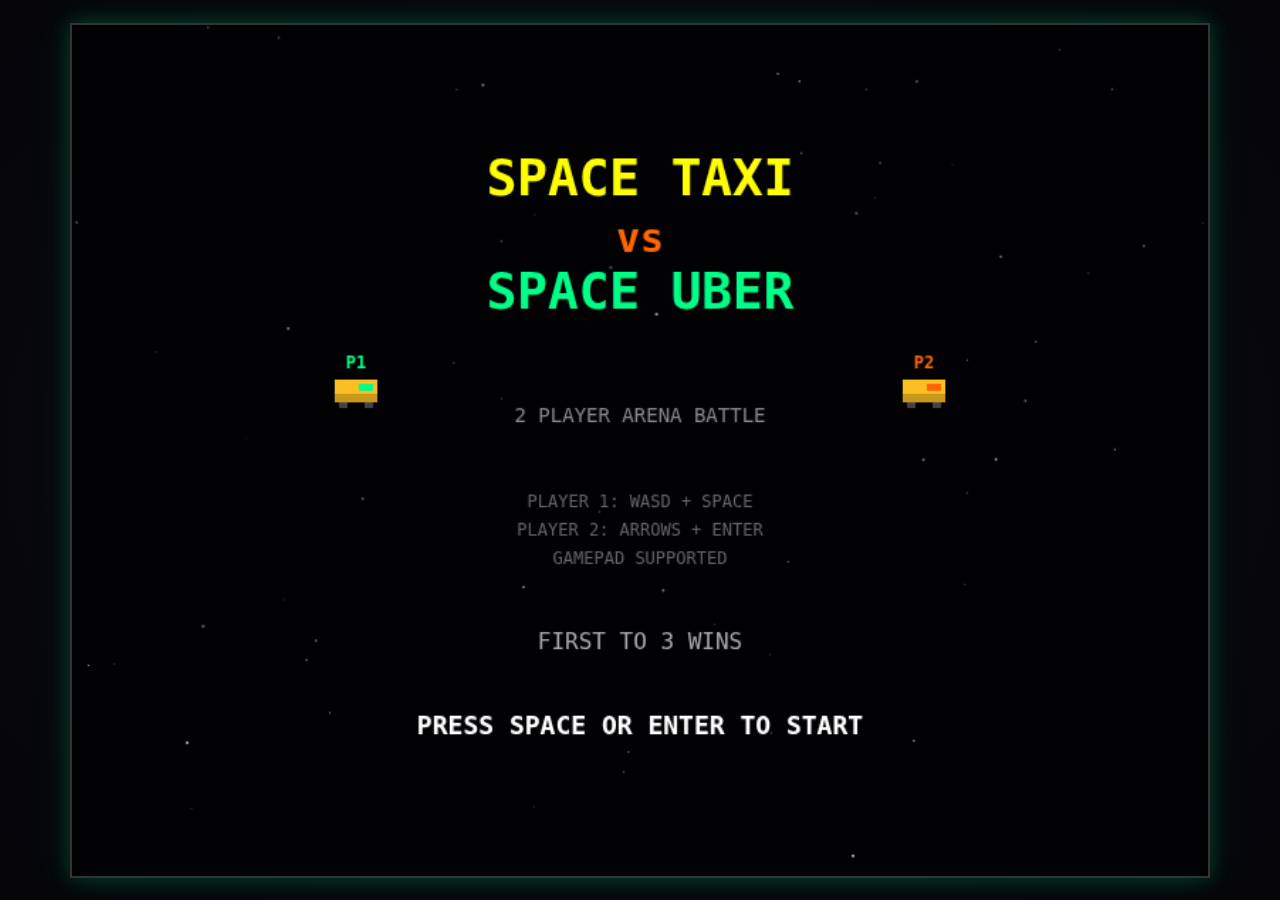
<file: space-taxi-vs/index.html>
<!DOCTYPE html>
<html lang="de">
<head>
    <meta charset="UTF-8">
    <meta name="viewport" content="width=device-width, initial-scale=1.0, maximum-scale=1.0, user-scalable=no">
    <title>Space Taxi vs Space Uber</title>
    <link rel="stylesheet" href="css/style.css">
</head>
<body>
    <div id="game-wrapper">
        <div id="game-container">
            <canvas id="gameCanvas"></canvas>
        </div>
    </div>

    <!-- Scripts -->
    <script src="js/config.js"></script>
    <script src="js/engine/input.js"></script>
    <script src="js/engine/audio.js"></script>
    <script src="js/engine/renderer.js"></script>
    <script src="js/player.js"></script>
    <script src="js/projectile.js"></script>
    <script src="js/barrier.js"></script>
    <script src="js/main.js"></script>
</body>
</html>
</file>
<file: space-taxi-vs/css/style.css>
* {
    margin: 0;
    padding: 0;
    box-sizing: border-box;
}

body {
    background-color: #050508;
    color: #fff;
    font-family: monospace;
    overflow: hidden;
    width: 100vw;
    height: 100vh;
}

#game-wrapper {
    width: 100%;
    height: 100%;
    display: flex;
    align-items: center;
    justify-content: center;
    background: radial-gradient(ellipse at center, #0a0a15 0%, #050508 100%);
}

#game-container {
    position: relative;
    display: flex;
    align-items: center;
    justify-content: center;
}

#gameCanvas {
    border: 2px solid #333;
    box-shadow:
        0 0 20px rgba(0, 255, 136, 0.2),
        0 0 40px rgba(0, 255, 136, 0.1),
        inset 0 0 60px rgba(0, 0, 0, 0.5);
    background: #0a0a12;
}

/* CRT scanline effect (optional) */
#gameCanvas::after {
    content: '';
    position: absolute;
    top: 0;
    left: 0;
    width: 100%;
    height: 100%;
    background: repeating-linear-gradient(
        0deg,
        rgba(0, 0, 0, 0.1),
        rgba(0, 0, 0, 0.1) 1px,
        transparent 1px,
        transparent 2px
    );
    pointer-events: none;
}

/* Selection colors */
::selection {
    background: #ffff00;
    color: #000;
}

/* Prevent text selection during gameplay */
body {
    user-select: none;
    -webkit-user-select: none;
}

/* Mobile warning */
@media (max-width: 600px) {
    body::before {
        content: 'Please use a larger screen or rotate your device';
        position: fixed;
        top: 0;
        left: 0;
        width: 100%;
        height: 100%;
        background: #050508;
        display: flex;
        align-items: center;
        justify-content: center;
        text-align: center;
        padding: 2rem;
        font-size: 1.2rem;
        z-index: 1000;
    }
}

@media (min-width: 601px) {
    body::before {
        display: none;
    }
}
</file>
